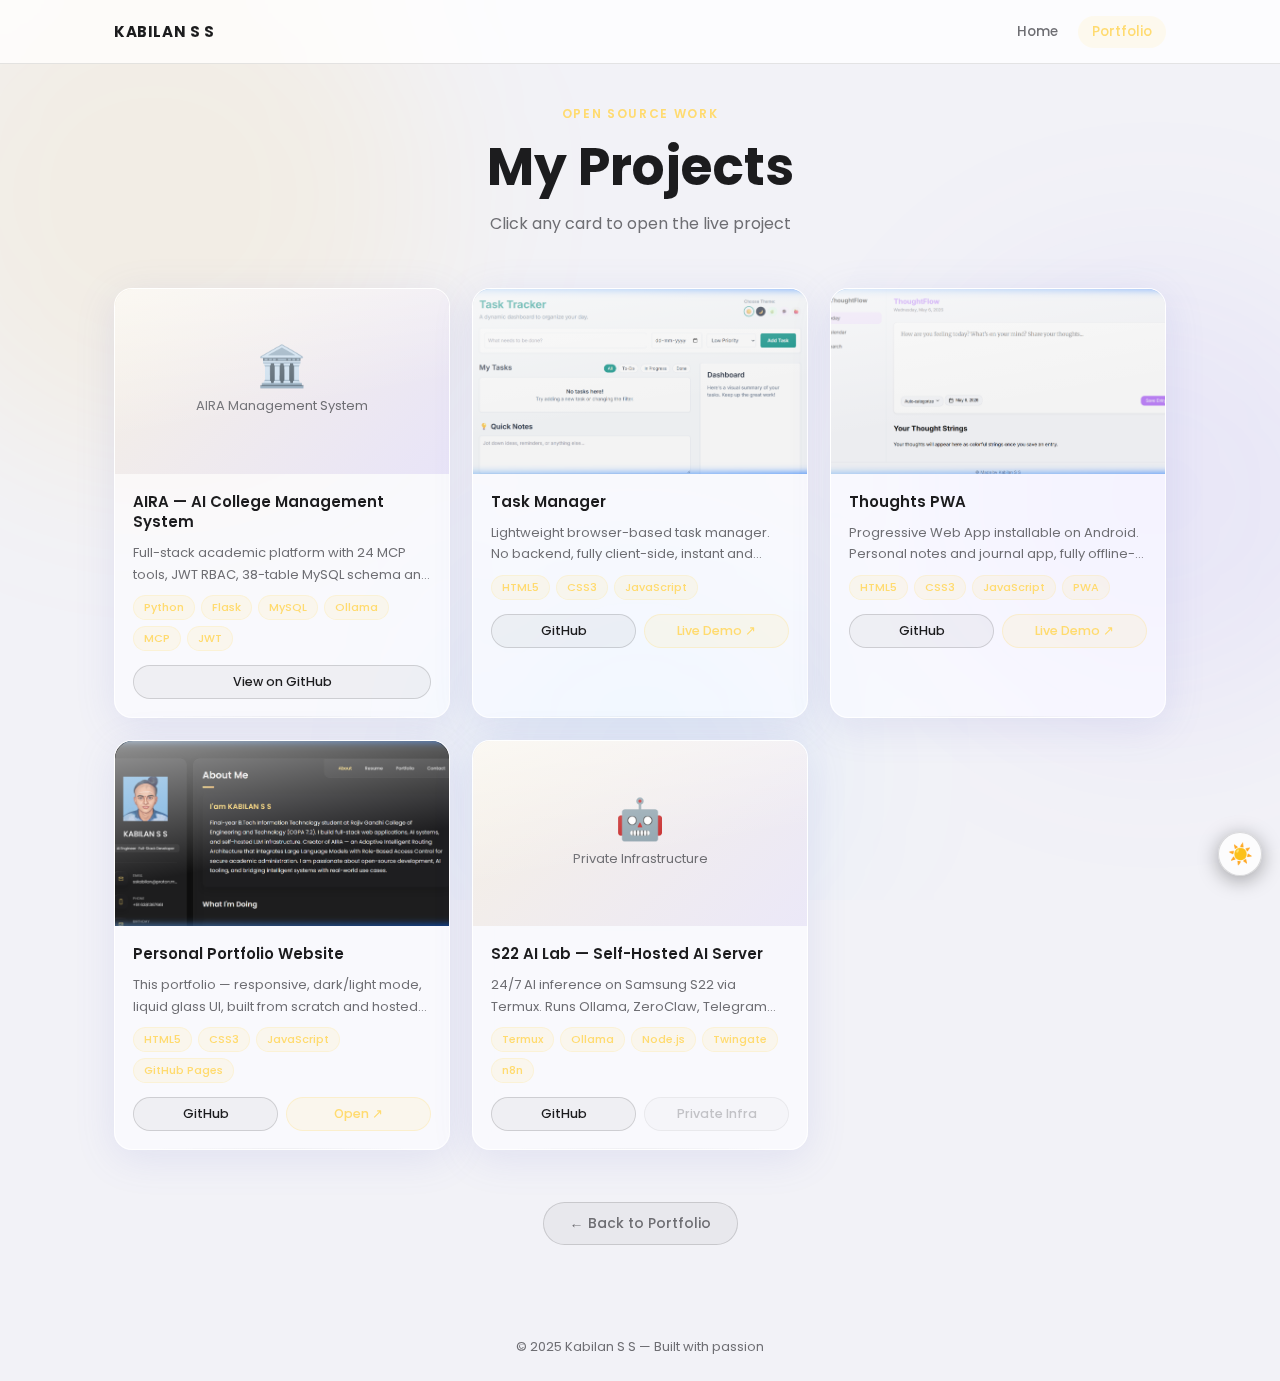
<file: projects.html>
<!DOCTYPE html>
<html lang="en">
<head>
  <meta charset="UTF-8">
  <meta http-equiv="X-UA-Compatible" content="IE=edge">
  <meta name="viewport" content="width=device-width, initial-scale=1.0">
  <title>Projects — Kabilan S S</title>
  <meta name="description" content="Open-source projects by Kabilan S S — AI systems, full-stack web apps, PWAs and self-hosted infrastructure.">
  <link rel="shortcut icon" href="./assets/images/logo.svg" type="image/x-icon">
  <link rel="preconnect" href="https://fonts.googleapis.com">
  <link rel="preconnect" href="https://fonts.gstatic.com" crossorigin>
  <link href="https://fonts.googleapis.com/css2?family=Poppins:wght@300;400;500;600;700&display=swap" rel="stylesheet">
  <!-- Prevent flash of wrong theme -->
  <script>if(localStorage.getItem('theme')==='light')document.documentElement.setAttribute('data-theme','light');</script>

  <style>
    /* ── CSS CUSTOM PROPERTIES ── */
    :root {
      --bg-page:       #1e1e1f;
      --bg-card:       rgba(255,255,255,0.06);
      --bg-card-solid: #2b2b2c;
      --border-card:   rgba(255,255,255,0.13);
      --shadow-card:   0 8px 40px rgba(0,0,0,0.55), 0 1px 0 rgba(255,255,255,0.10) inset;
      --shadow-hover:  0 28px 70px rgba(0,0,0,0.75);
      --accent:        hsl(45,100%,72%);
      --accent-bg:     rgba(255,219,112,0.12);
      --text-h:        #ffffff;
      --text-body:     #d6d6d6;
      --text-muted:    #a8a8b3;
      --nav-bg:        rgba(30,30,31,0.78);
      --nav-border:    rgba(255,255,255,0.09);
      --shine-top:     rgba(255,255,255,0.12);
      --shine-bot:     rgba(255,255,255,0.13);
      --ghost-border:  rgba(255,255,255,0.18);
      --ghost-bg:      rgba(255,255,255,0.05);
      --ghost-hover:   rgba(255,255,255,0.11);
    }

    @media (prefers-color-scheme: light) {
      :root {
        --bg-page:       #f2f2f7;
        --bg-card:       rgba(255,255,255,0.55);
        --bg-card-solid: #f5f5f7;
        --border-card:   rgba(255,255,255,0.90);
        --shadow-card:   0 8px 40px rgba(100,110,200,0.13), 0 1px 0 rgba(255,255,255,0.95) inset;
        --shadow-hover:  0 24px 60px rgba(100,110,200,0.22);
        --text-h:        #1c1c1e;
        --text-body:     #3a3a3c;
        --text-muted:    #6e6e73;
        --nav-bg:        rgba(255,255,255,0.78);
        --nav-border:    rgba(0,0,0,0.10);
        --shine-top:     rgba(255,255,255,0.55);
        --shine-bot:     rgba(0,0,0,0.04);
        --ghost-border:  rgba(0,0,0,0.14);
        --ghost-bg:      rgba(0,0,0,0.04);
        --ghost-hover:   rgba(0,0,0,0.09);
      }
    }

    /* Manual light theme (overrides media query) */
    [data-theme="light"] {
      --bg-page:       #f2f2f7;
      --bg-card:       rgba(255,255,255,0.55);
      --bg-card-solid: #f5f5f7;
      --border-card:   rgba(255,255,255,0.90);
      --shadow-card:   0 8px 40px rgba(100,110,200,0.13), 0 1px 0 rgba(255,255,255,0.95) inset;
      --shadow-hover:  0 24px 60px rgba(100,110,200,0.22);
      --text-h:        #1c1c1e;
      --text-body:     #3a3a3c;
      --text-muted:    #6e6e73;
      --nav-bg:        rgba(255,255,255,0.78);
      --nav-border:    rgba(0,0,0,0.10);
      --shine-top:     rgba(255,255,255,0.55);
      --shine-bot:     rgba(0,0,0,0.04);
      --ghost-border:  rgba(0,0,0,0.14);
      --ghost-bg:      rgba(0,0,0,0.04);
      --ghost-hover:   rgba(0,0,0,0.09);
    }
    /* Manual dark override (when system is light but user chose dark) */
    [data-theme="dark"] {
      --bg-page:       #1e1e1f;
      --bg-card:       rgba(255,255,255,0.06);
      --bg-card-solid: #2b2b2c;
      --border-card:   rgba(255,255,255,0.13);
      --shadow-card:   0 8px 40px rgba(0,0,0,0.55), 0 1px 0 rgba(255,255,255,0.10) inset;
      --shadow-hover:  0 28px 70px rgba(0,0,0,0.75);
      --text-h:        #ffffff;
      --text-body:     #d6d6d6;
      --text-muted:    #a8a8b3;
      --nav-bg:        rgba(30,30,31,0.78);
      --nav-border:    rgba(255,255,255,0.09);
      --shine-top:     rgba(255,255,255,0.12);
      --shine-bot:     rgba(255,255,255,0.13);
      --ghost-border:  rgba(255,255,255,0.18);
      --ghost-bg:      rgba(255,255,255,0.05);
      --ghost-hover:   rgba(255,255,255,0.11);
    }

    /* ── RESET & BASE ── */
    *, *::before, *::after { box-sizing: border-box; margin: 0; padding: 0; }
    html { scroll-behavior: smooth; }
    body {
      font-family: 'Poppins', sans-serif;
      background: var(--bg-page);
      color: var(--text-body);
      min-height: 100vh;
      overflow-x: hidden;
    }
    a { text-decoration: none; color: inherit; }
    img { display: block; max-width: 100%; }

    /* ── ANIMATED ORB BACKGROUND ── */
    .orbs {
      position: fixed; inset: 0;
      pointer-events: none; z-index: 0;
      overflow: hidden;
    }
    .orb {
      position: absolute;
      border-radius: 50%;
      filter: blur(90px);
      animation: orbDrift 20s ease-in-out infinite;
    }
    .orb-1 {
      width: 550px; height: 550px;
      top: -80px; left: -120px;
      background: rgba(255,180,0,0.07);
      animation-delay: 0s;
    }
    .orb-2 {
      width: 450px; height: 450px;
      top: 30%; right: -100px;
      background: rgba(120,80,255,0.07);
      animation-delay: -7s;
    }
    .orb-3 {
      width: 380px; height: 380px;
      bottom: -60px; left: 50%;
      transform: translateX(-50%);
      background: rgba(0,150,255,0.05);
      animation-delay: -13s;
    }
    @keyframes orbDrift {
      0%,100% { transform: translate(0,0) scale(1); }
      33%      { transform: translate(30px,-20px) scale(1.05); }
      66%      { transform: translate(-20px,30px) scale(0.97); }
    }

    /* ── FIXED NAV ── */
    .site-nav {
      position: fixed; top: 0; left: 0; right: 0;
      height: 64px; z-index: 100;
      background: var(--nav-bg);
      backdrop-filter: blur(24px) saturate(180%);
      -webkit-backdrop-filter: blur(24px) saturate(180%);
      border-bottom: 1px solid var(--nav-border);
      display: flex; align-items: center;
    }
    .nav-inner {
      max-width: 1100px; width: 100%;
      margin: 0 auto; padding: 0 24px;
      display: flex; align-items: center; justify-content: space-between;
    }
    .nav-logo {
      font-weight: 700; font-size: 15px;
      color: var(--text-h);
      letter-spacing: 0.04em;
      transition: color 0.2s;
    }
    .nav-logo:hover { color: var(--accent); }
    .nav-links { display: flex; gap: 6px; align-items: center; }
    .nav-links a {
      font-size: 13.5px; font-weight: 500;
      padding: 6px 14px; border-radius: 100px;
      color: var(--text-muted);
      transition: color 0.2s, background 0.2s;
    }
    .nav-links a:hover { color: var(--text-h); background: var(--ghost-bg); }
    .nav-links a.active {
      color: var(--accent);
      background: var(--accent-bg);
    }

    /* ── MAIN CONTENT ── */
    main {
      position: relative; z-index: 1;
      padding-top: 100px;
      max-width: 1100px;
      margin: 0 auto;
      padding-left: 24px; padding-right: 24px;
      padding-bottom: 60px;
    }

    /* ── PAGE HEADING ── */
    .page-heading {
      text-align: center;
      margin-bottom: 52px;
    }
    .page-label {
      display: inline-block;
      font-size: 12px; font-weight: 600;
      letter-spacing: 0.14em;
      text-transform: uppercase;
      color: var(--accent);
      margin-bottom: 14px;
    }
    .page-title {
      font-size: clamp(36px, 6vw, 52px);
      font-weight: 700;
      color: var(--text-h);
      line-height: 1.15;
      margin-bottom: 14px;
    }
    .page-sub {
      font-size: 16px; font-weight: 400;
      color: var(--text-muted);
    }

    /* ── PROJECT GRID ── */
    .projects-grid {
      display: grid;
      grid-template-columns: repeat(auto-fill, minmax(300px, 1fr));
      gap: 22px;
    }

    /* ── LIQUID GLASS CARD ── */
    .card {
      position: relative;
      background: var(--bg-card);
      backdrop-filter: blur(20px) saturate(180%);
      -webkit-backdrop-filter: blur(20px) saturate(180%);
      border: 1px solid var(--border-card);
      border-radius: 18px;
      box-shadow: var(--shadow-card);
      overflow: hidden;
      display: flex; flex-direction: column;
      transition: transform 0.35s cubic-bezier(0.23,1,0.32,1),
                  box-shadow 0.35s cubic-bezier(0.23,1,0.32,1);
      animation: fadeUp 0.55s ease both;
    }
    .card::before {
      content: '';
      position: absolute; top: 0; left: 0; right: 0; height: 45%;
      background: linear-gradient(170deg, var(--shine-top) 0%, transparent 60%);
      border-radius: inherit;
      pointer-events: none; z-index: 2;
    }
    .card::after {
      content: '';
      position: absolute; bottom: 0; left: 10%; right: 10%; height: 1px;
      background: linear-gradient(90deg, transparent, var(--shine-bot), transparent);
      pointer-events: none; z-index: 2;
    }
    .card:hover {
      transform: translateY(-8px) scale(1.013);
      box-shadow: var(--shadow-hover);
    }

    /* ── PREVIEW IMAGE AREA ── */
    .card-preview {
      position: relative;
      height: 185px;
      overflow: hidden;
      background: var(--bg-card-solid);
      cursor: pointer;
      flex-shrink: 0;
    }
    .card-preview img {
      width: 100%; height: 100%;
      object-fit: cover; object-position: top;
      transition: transform 0.5s ease;
    }
    .card:hover .card-preview img { transform: scale(1.07); }
    .card-preview-overlay {
      position: absolute; inset: 0;
      background: rgba(0,0,0,0.42);
      display: flex; align-items: center; justify-content: center;
      opacity: 0;
      transition: opacity 0.3s ease;
      z-index: 3;
    }
    .card:hover .card-preview-overlay { opacity: 1; }
    .overlay-pill {
      background: rgba(30,30,31,0.65);
      backdrop-filter: blur(6px);
      -webkit-backdrop-filter: blur(6px);
      border: 1px solid rgba(255,255,255,0.2);
      color: #fff; font-size: 13px; font-weight: 600;
      padding: 7px 18px; border-radius: 100px;
    }
    .card-placeholder {
      width: 100%; height: 100%;
      display: flex; flex-direction: column;
      align-items: center; justify-content: center;
      gap: 10px;
      color: var(--text-muted); font-size: 13px;
    }
    .card-placeholder .ph-emoji { font-size: 40px; line-height: 1; }

    /* ── CARD BODY ── */
    .card-body {
      padding: 18px;
      display: flex; flex-direction: column; gap: 10px;
      flex: 1;
    }
    .card-title {
      font-size: 15px; font-weight: 600;
      color: var(--text-h);
      line-height: 1.35;
    }
    .card-desc {
      font-size: 13px; line-height: 1.65;
      color: var(--text-muted);
      display: -webkit-box;
      -webkit-line-clamp: 2;
      -webkit-box-orient: vertical;
      overflow: hidden;
    }
    .card-badges {
      display: flex; flex-wrap: wrap; gap: 6px;
    }
    .badge {
      font-size: 11px; font-weight: 500;
      padding: 3px 10px; border-radius: 100px;
      color: var(--accent);
      background: var(--accent-bg);
      border: 1px solid rgba(255,219,112,0.18);
    }
    .card-actions {
      display: flex; gap: 8px; margin-top: 4px;
    }
    .btn {
      flex: 1; padding: 7px 0;
      border-radius: 100px;
      font-family: 'Poppins', sans-serif;
      font-size: 12.5px; font-weight: 500;
      text-align: center; cursor: pointer;
      border: none; outline: none;
      transition: transform 0.2s ease, background 0.2s ease, opacity 0.2s ease;
      display: inline-block;
    }
    .btn-ghost {
      background: var(--ghost-bg);
      border: 1px solid var(--ghost-border);
      color: var(--text-h);
    }
    .btn-ghost:hover { background: var(--ghost-hover); transform: scale(1.03); }
    .btn-accent {
      background: var(--accent-bg);
      border: 1px solid rgba(255,219,112,0.25);
      color: var(--accent);
    }
    .btn-accent:hover { background: rgba(255,219,112,0.22); transform: scale(1.03); }
    .btn-disabled {
      background: var(--ghost-bg);
      border: 1px solid var(--ghost-border);
      color: var(--text-muted);
      opacity: 0.4; cursor: not-allowed;
    }

    /* ── ANIMATION ── */
    @keyframes fadeUp {
      from { opacity: 0; transform: translateY(18px); }
      to   { opacity: 1; transform: translateY(0); }
    }
    .card:nth-child(1) { animation-delay: 0.10s; }
    .card:nth-child(2) { animation-delay: 0.18s; }
    .card:nth-child(3) { animation-delay: 0.26s; }
    .card:nth-child(4) { animation-delay: 0.34s; }
    .card:nth-child(5) { animation-delay: 0.42s; }

    /* ── BACK LINK ── */
    .back-wrap {
      text-align: center; margin-top: 52px;
    }
    .back-btn {
      display: inline-block;
      padding: 10px 26px;
      border-radius: 100px;
      border: 1px solid var(--ghost-border);
      background: var(--ghost-bg);
      color: var(--text-muted);
      font-size: 14px; font-weight: 500;
      transition: background 0.2s, color 0.2s, transform 0.2s;
    }
    .back-btn:hover {
      background: var(--ghost-hover);
      color: var(--text-h);
      transform: scale(1.03);
    }

    /* ── FOOTER ── */
    .site-footer {
      text-align: center;
      font-size: 13px;
      color: var(--text-muted);
      padding: 32px 0 24px;
      position: relative; z-index: 1;
    }

    /* ── RESPONSIVE ── */
    @media (max-width: 640px) {
      .projects-grid { grid-template-columns: 1fr; }
      .page-title { font-size: 32px; }
      .nav-links { display: none; }
    }

    /* ── THEME TOGGLE BUTTON ── */
    .theme-toggle-btn {
      position: fixed;
      bottom: 24px;
      right: 18px;
      width: 44px; height: 44px;
      border-radius: 50%;
      border: 1px solid var(--ghost-border);
      background: var(--nav-bg);
      backdrop-filter: blur(12px);
      -webkit-backdrop-filter: blur(12px);
      color: var(--accent);
      font-size: 20px;
      display: flex; align-items: center; justify-content: center;
      cursor: pointer; z-index: 200;
      box-shadow: 0 4px 20px rgba(0,0,0,0.35);
      transition: transform 0.3s cubic-bezier(0.23,1,0.32,1), box-shadow 0.3s ease;
    }
    .theme-toggle-btn:hover {
      transform: scale(1.12) rotate(15deg);
      box-shadow: 0 6px 28px rgba(0,0,0,0.5);
    }
    /* icon visibility controlled by JS syncIcons() */
  </style>
</head>

<body>
  <!-- Animated orb background -->
  <div class="orbs" aria-hidden="true">
    <div class="orb orb-1"></div>
    <div class="orb orb-2"></div>
    <div class="orb orb-3"></div>
  </div>

  <!-- Fixed top navbar -->
  <header class="site-nav">
    <div class="nav-inner">
      <a href="index.html" class="nav-logo">KABILAN S S</a>
      <nav class="nav-links" aria-label="Site navigation">
        <a href="index.html">Home</a>
        <a href="projects.html" class="active">Portfolio</a>
      </nav>
    </div>
  </header>

  <!-- Main content -->
  <main>

    <!-- Page heading -->
    <section class="page-heading">
      <span class="page-label">Open Source Work</span>
      <h1 class="page-title">My Projects</h1>
      <p class="page-sub">Click any card to open the live project</p>
    </section>

    <!-- Projects grid -->
    <div class="projects-grid" id="projects-grid">

      <!-- CARD 1 — AIRA (no live demo, emoji only) -->
      <article class="card">
        <div class="card-preview" style="cursor:default;">
          <div class="card-placeholder" style="display:flex; background: linear-gradient(135deg, rgba(255,180,0,0.08), rgba(120,80,255,0.10));">
            <span class="ph-emoji">🏛️</span>
            <span>AIRA Management System</span>
          </div>
        </div>
        <div class="card-body">
          <h2 class="card-title">AIRA — AI College Management System</h2>
          <p class="card-desc">Full-stack academic platform with 24 MCP tools, JWT RBAC, 38-table MySQL schema and dual LLM support.</p>
          <div class="card-badges">
            <span class="badge">Python</span>
            <span class="badge">Flask</span>
            <span class="badge">MySQL</span>
            <span class="badge">Ollama</span>
            <span class="badge">MCP</span>
            <span class="badge">JWT</span>
          </div>
          <div class="card-actions">
            <a href="https://github.com/NALIBAK/management-system" target="_blank" rel="noopener" class="btn btn-ghost">View on GitHub</a>
          </div>
        </div>
      </article>

      <!-- CARD 2 — Task Manager (local screenshot) -->
      <article class="card">
        <div class="card-preview" onclick="window.open('https://nalibak.github.io/task/','_blank')" title="Open Task Manager">
          <img
            src="./assets/images/screenshots/preview-task.png"
            alt="Task Manager preview"
            width="1280" height="720"
          >
          <div class="card-preview-overlay"><span class="overlay-pill">Open ↗</span></div>
        </div>
        <div class="card-body">
          <h2 class="card-title">Task Manager</h2>
          <p class="card-desc">Lightweight browser-based task manager. No backend, fully client-side, instant and offline-ready.</p>
          <div class="card-badges">
            <span class="badge">HTML5</span>
            <span class="badge">CSS3</span>
            <span class="badge">JavaScript</span>
          </div>
          <div class="card-actions">
            <a href="https://github.com/NALIBAK/task" target="_blank" rel="noopener" class="btn btn-ghost">GitHub</a>
            <a href="https://nalibak.github.io/task/" target="_blank" rel="noopener" class="btn btn-accent">Live Demo ↗</a>
          </div>
        </div>
      </article>

      <!-- CARD 3 — Thoughts PWA (local screenshot) -->
      <article class="card">
        <div class="card-preview" onclick="window.open('https://nalibak.github.io/thoughts/','_blank')" title="Open Thoughts PWA">
          <img
            src="./assets/images/screenshots/preview-thoughts.png"
            alt="Thoughts PWA preview"
            width="1280" height="720"
          >
          <div class="card-preview-overlay"><span class="overlay-pill">Open ↗</span></div>
        </div>
        <div class="card-body">
          <h2 class="card-title">Thoughts PWA</h2>
          <p class="card-desc">Progressive Web App installable on Android. Personal notes and journal app, fully offline-capable.</p>
          <div class="card-badges">
            <span class="badge">HTML5</span>
            <span class="badge">CSS3</span>
            <span class="badge">JavaScript</span>
            <span class="badge">PWA</span>
          </div>
          <div class="card-actions">
            <a href="https://github.com/NALIBAK/thoughts" target="_blank" rel="noopener" class="btn btn-ghost">GitHub</a>
            <a href="https://nalibak.github.io/thoughts/" target="_blank" rel="noopener" class="btn btn-accent">Live Demo ↗</a>
          </div>
        </div>
      </article>

      <!-- CARD 4 — Portfolio Website (local screenshot) -->
      <article class="card">
        <div class="card-preview" onclick="window.open('https://nalibak.github.io/RESUME/','_blank')" title="Open Portfolio">
          <img
            src="./assets/images/screenshots/preview-portfolio.png"
            alt="Portfolio Website preview"
            width="1280" height="720"
          >
          <div class="card-preview-overlay"><span class="overlay-pill">Open ↗</span></div>
        </div>
        <div class="card-body">
          <h2 class="card-title">Personal Portfolio Website</h2>
          <p class="card-desc">This portfolio — responsive, dark/light mode, liquid glass UI, built from scratch and hosted on GitHub Pages.</p>
          <div class="card-badges">
            <span class="badge">HTML5</span>
            <span class="badge">CSS3</span>
            <span class="badge">JavaScript</span>
            <span class="badge">GitHub Pages</span>
          </div>
          <div class="card-actions">
            <a href="https://github.com/NALIBAK/NALIBAK.github.io" target="_blank" rel="noopener" class="btn btn-ghost">GitHub</a>
            <a href="https://nalibak.github.io/RESUME/" target="_blank" rel="noopener" class="btn btn-accent">Open ↗</a>
          </div>
        </div>
      </article>

      <!-- CARD 5 — S22 AI Lab (placeholder, no live demo) -->
      <article class="card">
        <div class="card-preview" style="cursor:default;">
          <div class="card-placeholder" style="display:flex; background: linear-gradient(135deg, rgba(255,180,0,0.08), rgba(120,80,255,0.08));">
            <span class="ph-emoji">🤖</span>
            <span>Private Infrastructure</span>
          </div>
        </div>
        <div class="card-body">
          <h2 class="card-title">S22 AI Lab — Self-Hosted AI Server</h2>
          <p class="card-desc">24/7 AI inference on Samsung S22 via Termux. Runs Ollama, ZeroClaw, Telegram bot and n8n with Twingate Zero Trust.</p>
          <div class="card-badges">
            <span class="badge">Termux</span>
            <span class="badge">Ollama</span>
            <span class="badge">Node.js</span>
            <span class="badge">Twingate</span>
            <span class="badge">n8n</span>
          </div>
          <div class="card-actions">
            <a href="https://github.com/NALIBAK" target="_blank" rel="noopener" class="btn btn-ghost">GitHub</a>
            <span class="btn btn-disabled">Private Infra</span>
          </div>
        </div>
      </article>

    </div><!-- /projects-grid -->

    <!-- Back link -->
    <div class="back-wrap">
      <a href="index.html" class="back-btn">← Back to Portfolio</a>
    </div>

  </main>

  <!-- Footer -->
  <footer class="site-footer">
    <p>© 2025 Kabilan S S — Built with passion</p>
  </footer>


  <!-- Floating theme toggle -->
  <button class="theme-toggle-btn" id="theme-toggle-btn" aria-label="Toggle light/dark mode">
    <span class="icon-moon">🌙</span>
    <span class="icon-sun">☀️</span>
  </button>

  <script>
    // Theme toggle (projects.html — standalone, no script.js)
    (function () {
      var html = document.documentElement;
      var btn  = document.getElementById('theme-toggle-btn');
      if (!btn) return;

      // Sync icon visibility on load
      function syncIcons() {
        var isLight = html.getAttribute('data-theme') === 'light';
        // For dark system preference, also check no data-theme means dark
        var systemLight = window.matchMedia('(prefers-color-scheme: light)').matches;
        var currentlyLight = isLight || (systemLight && html.getAttribute('data-theme') !== 'dark');
        btn.querySelector('.icon-moon').style.display = currentlyLight ? 'none'  : 'block';
        btn.querySelector('.icon-sun').style.display  = currentlyLight ? 'block' : 'none';
      }

      btn.addEventListener('click', function () {
        var systemLight = window.matchMedia('(prefers-color-scheme: light)').matches;
        var curAttr = html.getAttribute('data-theme');
        // Determine effective current state
        var currentlyLight = curAttr === 'light' || (systemLight && curAttr !== 'dark');
        if (currentlyLight) {
          html.setAttribute('data-theme', 'dark');
          localStorage.setItem('theme', 'dark');
        } else {
          html.setAttribute('data-theme', 'light');
          localStorage.setItem('theme', 'light');
        }
        syncIcons();
      });

      syncIcons();
    })();
  </script>

</body>
</html>
</file>
